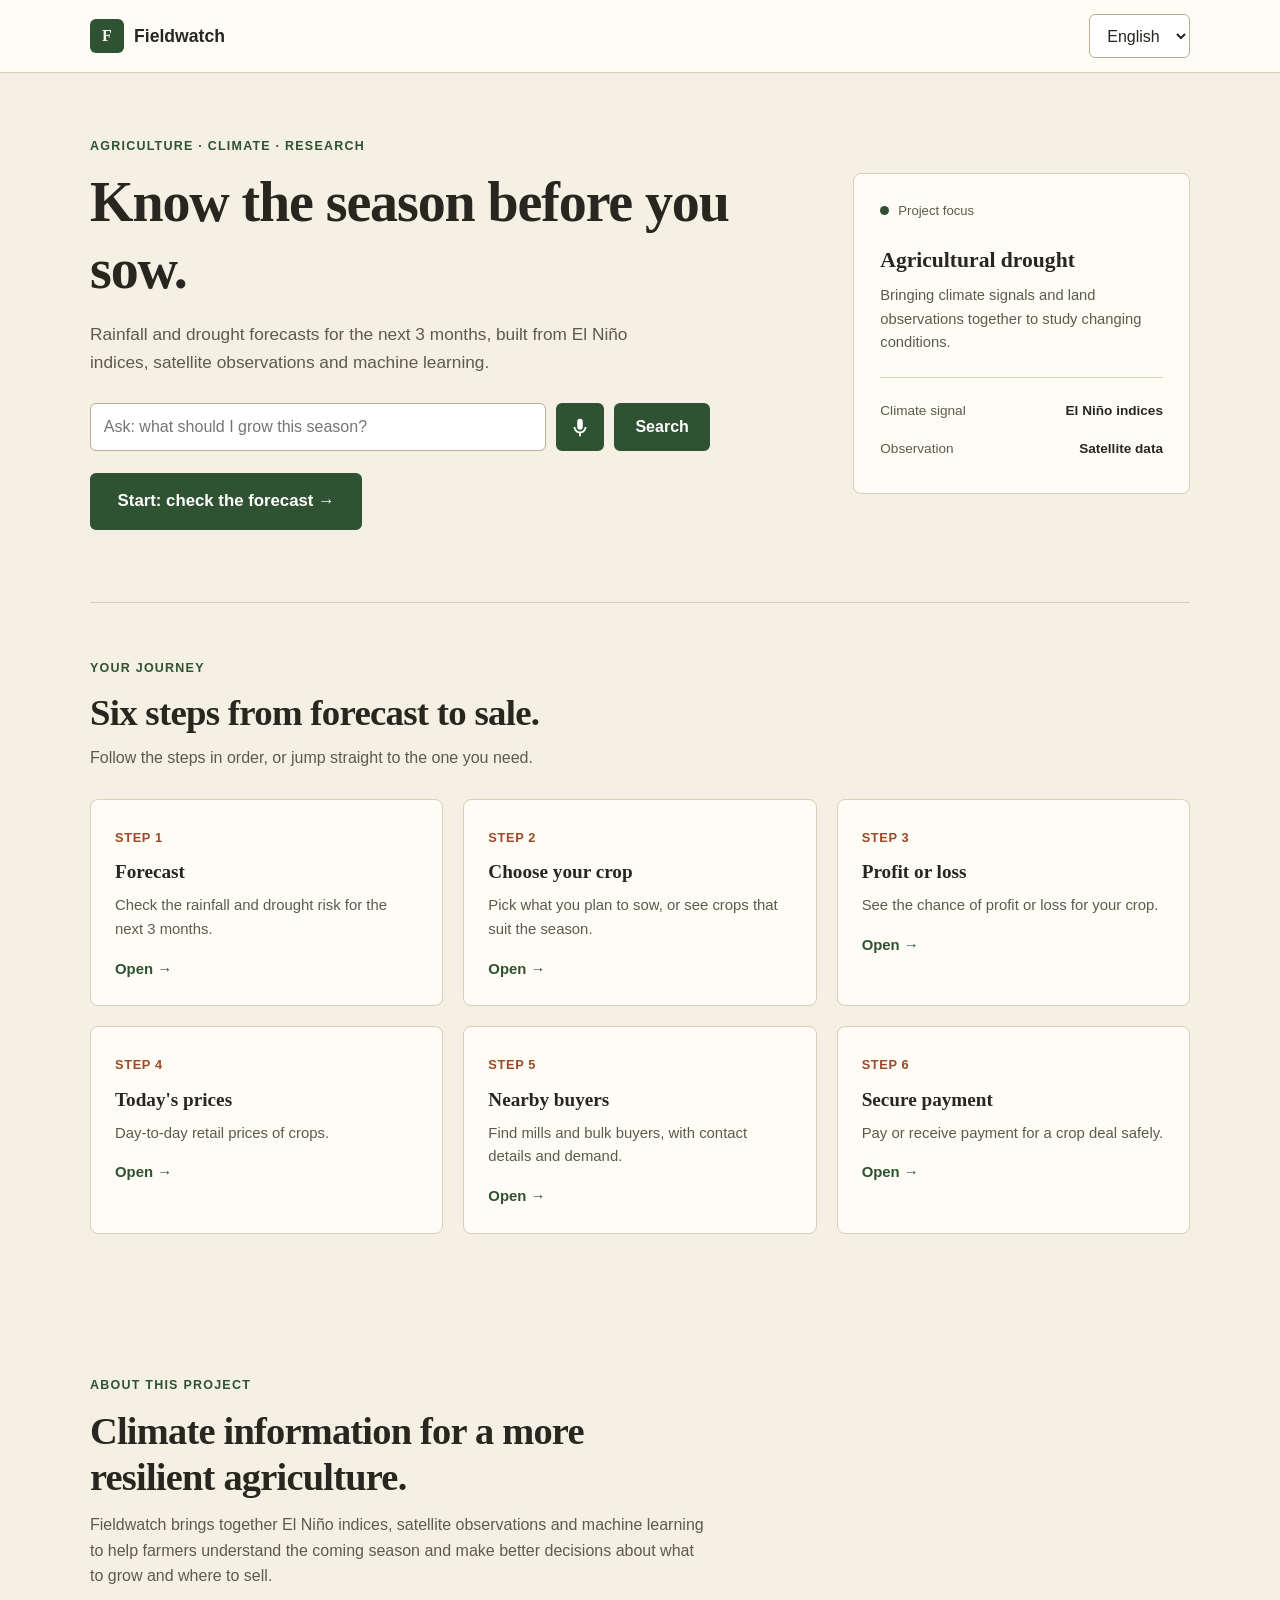
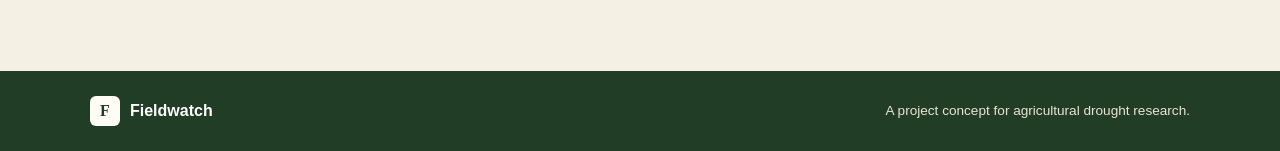
<file: index.html>
<!doctype html>
<html lang="en">
  <head>
    <meta charset="UTF-8" />
    <meta name="viewport" content="width=device-width, initial-scale=1.0" />
    <meta name="description" content="Rainfall and drought forecasts for farmers, using El Niño indices, satellite data and machine learning." />
    <title>Fieldwatch — Agricultural Drought Awareness</title>
    <link rel="stylesheet" href="styles.css" />
    <script src="layout.js" defer></script>
  </head>

  <body>
    <header class="site-header" id="site-header"></header>

    <main>
      <!-- Part 1: hero. The big Start button begins the 6-step journey. -->
      <section class="hero section-wrap" id="home">
        <div class="hero-copy">
          <p class="eyebrow">Agriculture · Climate · Research</p>
          <h1>Know the season before you sow.</h1>
          <p class="hero-description">
            Rainfall and drought forecasts for the next 3 months, built from
            El Niño indices, satellite observations and machine learning.
          </p>

          <!-- FEATURE BUTTONS: voice search + text search (to be connected later) -->
          <div class="search-bar" role="search">
            <label for="search-input" class="visually-hidden-label">Search</label>
            <input class="field search-input" id="search-input" type="text" placeholder="Ask: what should I grow this season?" />
            <button class="btn btn-icon" id="voice-btn" type="button" data-feature="voice-search" aria-label="Search by voice">
              <svg viewBox="0 0 24 24" width="22" height="22" aria-hidden="true">
                <path fill="currentColor" d="M12 15a3 3 0 0 0 3-3V6a3 3 0 0 0-6 0v6a3 3 0 0 0 3 3Zm5-3a5 5 0 0 1-10 0H5a7 7 0 0 0 6 6.92V22h2v-3.08A7 7 0 0 0 19 12h-2Z"/>
              </svg>
            </button>
            <button class="btn" id="search-btn" type="button" data-feature="text-search">Search</button>
          </div>

          <p class="hero-actions">
            <a class="btn btn-large" href="forecast.html">Start: check the forecast →</a>
          </p>
        </div>

        <aside class="season-card" aria-label="Project focus">
          <div class="card-heading">
            <span class="status-dot" aria-hidden="true"></span>
            <span>Project focus</span>
          </div>
          <p class="season-title">Agricultural drought</p>
          <p class="season-copy">
            Bringing climate signals and land observations together to study
            changing conditions.
          </p>
          <div class="card-rule"></div>
          <div class="focus-row"><span>Climate signal</span><strong>El Niño indices</strong></div>
          <div class="focus-row"><span>Observation</span><strong>Satellite data</strong></div>
        </aside>
      </section>

      <!-- Part 2: the 6 steps. Start at step 1, or jump to any step. -->
      <section class="features section-wrap" id="features">
        <p class="eyebrow">Your journey</p>
        <h2>Six steps from forecast to sale.</h2>
        <p class="section-intro">Follow the steps in order, or jump straight to the one you need.</p>

        <div class="feature-grid">
          <a class="feature-card" href="forecast.html">
            <span class="tool-number">STEP 1</span>
            <h3>Forecast</h3>
            <p>Check the rainfall and drought risk for the next 3 months.</p>
            <span class="feature-open">Open →</span>
          </a>
          <a class="feature-card" href="crop.html">
            <span class="tool-number">STEP 2</span>
            <h3>Choose your crop</h3>
            <p>Pick what you plan to sow, or see crops that suit the season.</p>
            <span class="feature-open">Open →</span>
          </a>
          <a class="feature-card" href="profit.html">
            <span class="tool-number">STEP 3</span>
            <h3>Profit or loss</h3>
            <p>See the chance of profit or loss for your crop.</p>
            <span class="feature-open">Open →</span>
          </a>
          <a class="feature-card" href="prices.html">
            <span class="tool-number">STEP 4</span>
            <h3>Today's prices</h3>
            <p>Day-to-day retail prices of crops.</p>
            <span class="feature-open">Open →</span>
          </a>
          <a class="feature-card" href="buyers.html">
            <span class="tool-number">STEP 5</span>
            <h3>Nearby buyers</h3>
            <p>Find mills and bulk buyers, with contact details and demand.</p>
            <span class="feature-open">Open →</span>
          </a>
          <a class="feature-card" href="payment.html">
            <span class="tool-number">STEP 6</span>
            <h3>Secure payment</h3>
            <p>Pay or receive payment for a crop deal safely.</p>
            <span class="feature-open">Open →</span>
          </a>
        </div>
      </section>

      <!-- Part 3: about -->
      <section class="about section-wrap" id="about">
        <p class="eyebrow">About this project</p>
        <h2>Climate information for a more resilient agriculture.</h2>
        <p>
          Fieldwatch brings together El Niño indices, satellite observations and
          machine learning to help farmers understand the coming season and make
          better decisions about what to grow and where to sell.
        </p>
      </section>
    </main>

    <footer class="site-footer" id="site-footer"></footer>
  </body>
</html>
</file>
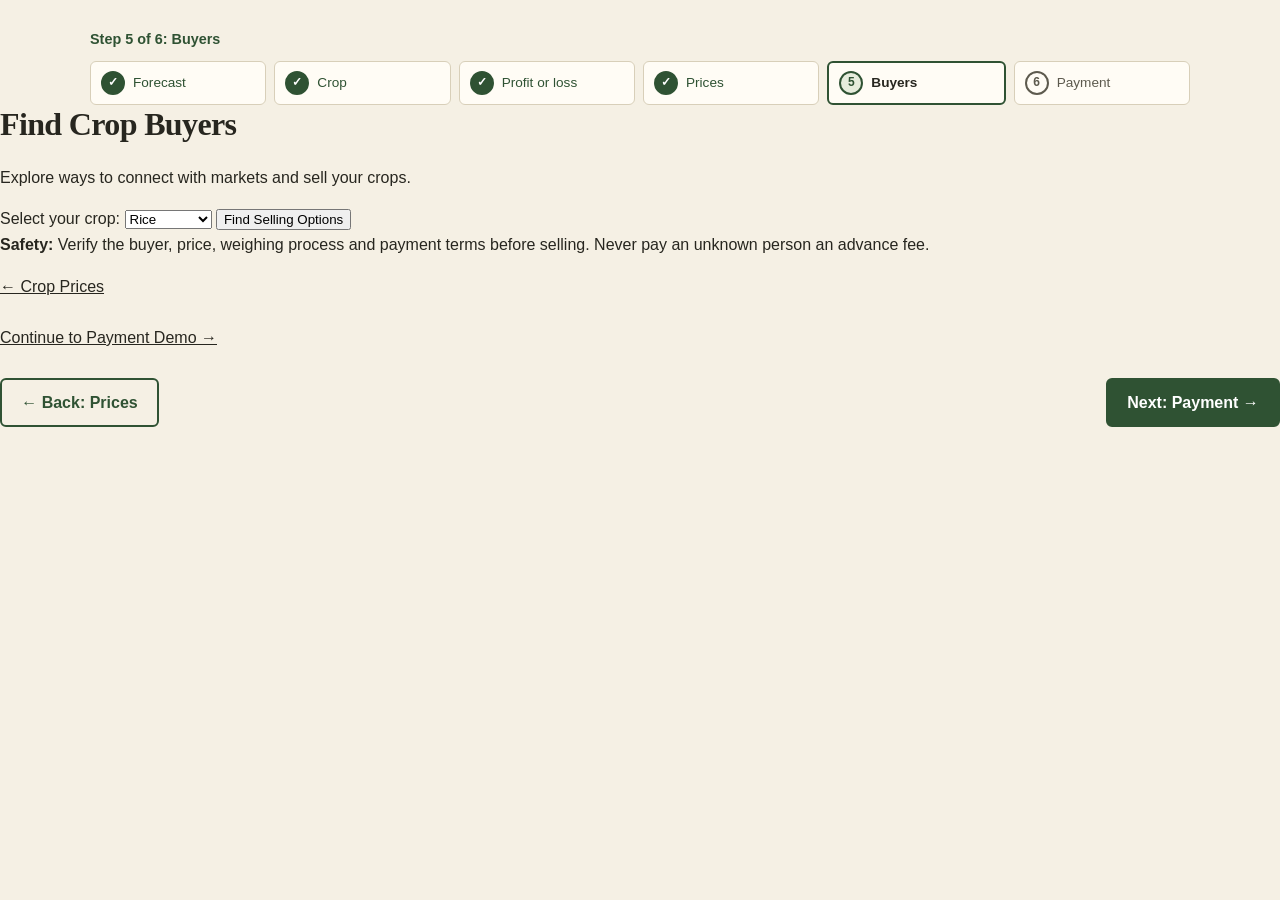
<file: buyers.html>
<!DOCTYPE html>
<html lang="en">
<head>
  <meta charset="UTF-8">
  <meta name="viewport" content="width=device-width, initial-scale=1.0">
  <title>Find Buyers | Fieldwatch</title>
  <link rel="stylesheet" href="styles.css">
</head>
<body>
  <main class="container">
    <h1>Find Crop Buyers</h1>
    <p>Explore ways to connect with markets and sell your crops.</p>

    <label for="buyer-crop">Select your crop:</label>
    <select id="buyer-crop">
      <option value="Rice">Rice</option>
      <option value="Groundnut">Groundnut</option>
      <option value="Millets">Millets</option>
      <option value="Maize">Maize</option>
      <option value="Cotton">Cotton</option>
      <option value="Sugarcane">Sugarcane</option>
      <option value="Pulses">Pulses</option>
    </select>

    <button id="find-buyers">Find Selling Options</button>

    <section id="buyer-results" aria-live="polite"></section>

    <p>
      <strong>Safety:</strong> Verify the buyer, price, weighing process
      and payment terms before selling. Never pay an unknown person
      an advance fee.
    </p>

    <a href="prices.html">← Crop Prices</a>
    <br><br>
    <a href="payment.html">Continue to Payment Demo →</a>
  </main>

  <script src="layout.js"></script>
  <script src="buyers.js"></script>
</body>
</html>
</file>
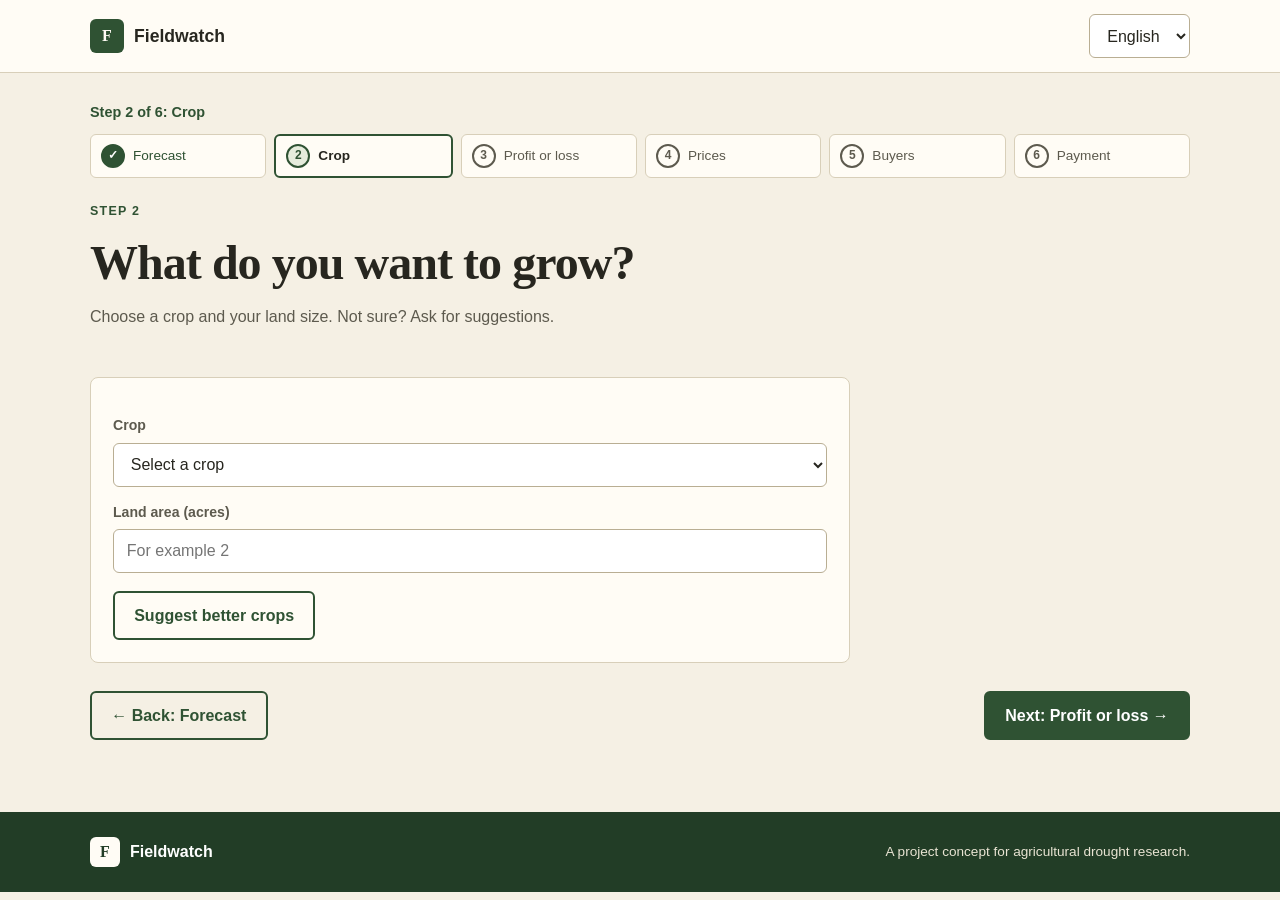
<file: crop.html>
<!doctype html>
<html lang="en">
  <head>
    <meta charset="UTF-8" />
    <meta name="viewport" content="width=device-width, initial-scale=1.0" />
    <title>Step 2: Choose your crop — Fieldwatch</title>
    <link rel="stylesheet" href="styles.css" />
    <script src="layout.js" defer></script>
    <script src="crop.js" defer></script>
  </head>

  <body>
    <header class="site-header" id="site-header"></header>

    <main>
      <section class="page-hero section-wrap">
        <p class="eyebrow">Step 2</p>
        <h1>What do you want to grow?</h1>
        <p class="section-intro">Choose a crop and your land size. Not sure? Ask for suggestions.</p>
      </section>

      <section class="page-body section-wrap">
        <p class="fc-status" id="place-line" hidden></p>

        <div class="panel">
          <label class="field-label" for="crop-select">Crop</label>
          <select class="field" id="crop-select" data-crops data-remember></select>

          <label class="field-label" for="land-area">Land area (acres)</label>
          <input class="field" id="land-area" type="number" min="0" step="0.5" placeholder="For example 2" />

          <div class="button-row">
            <!-- FEATURE BUTTON: crop suggestion (working, see crop.js) -->
            <button class="btn btn-outline" id="suggest-btn" type="button" data-feature="crop-suggestion">Suggest better crops</button>
          </div>

          <p class="fc-status" id="crop-status" role="status" aria-live="polite" hidden></p>
          <div class="result-box" id="suggest-result" hidden></div>
        </div>
      </section>
    </main>

    <footer class="site-footer" id="site-footer"></footer>
  </body>
</html>
</file>
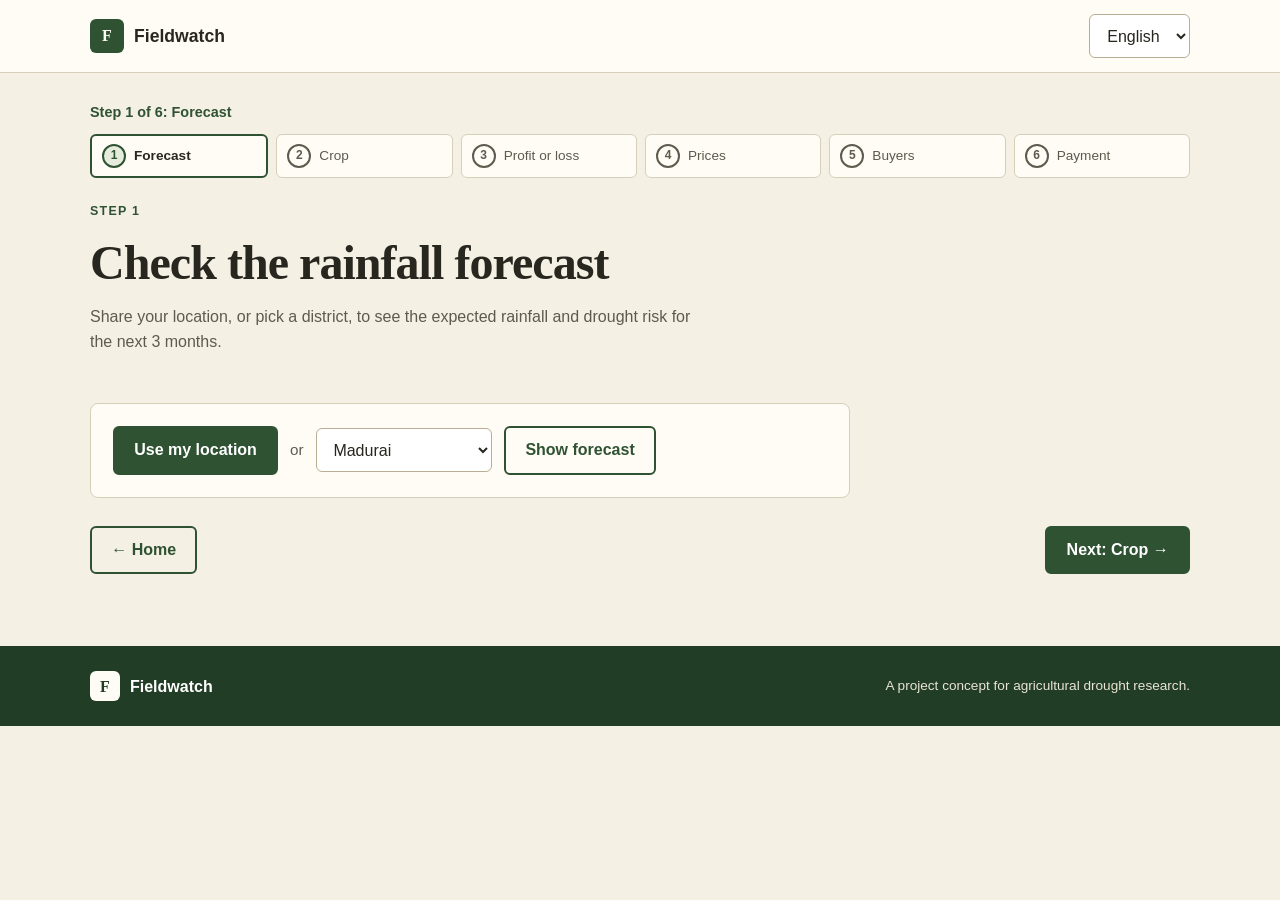
<file: forecast.html>
<!doctype html>
<html lang="en">
  <head>
    <meta charset="UTF-8" />
    <meta name="viewport" content="width=device-width, initial-scale=1.0" />
    <title>Step 1: Forecast — Fieldwatch</title>
    <link rel="stylesheet" href="styles.css" />
    <script src="layout.js" defer></script>
    <script src="forecast.js" defer></script>
  </head>

  <body>
    <header class="site-header" id="site-header"></header>

    <main>
      <section class="page-hero section-wrap">
        <p class="eyebrow">Step 1</p>
        <h1>Check the rainfall forecast</h1>
        <p class="section-intro">
          Share your location, or pick a district, to see the expected rainfall
          and drought risk for the next 3 months.
        </p>
      </section>

      <section class="page-body section-wrap">
        <!-- IMPORTANT: do not rename the ids that start with "fc-", forecast.js looks for them -->
        <div class="panel">
          <div class="fc-actions">
            <!-- FEATURE BUTTON: GPS location (working) -->
            <button class="btn" id="fc-gps" type="button">Use my location</button>
            <span class="fc-or">or</span>
            <label for="fc-district" class="visually-hidden-label">District</label>
            <select class="field" id="fc-district">
              <option>Chennai</option>
              <option selected>Madurai</option>
              <option>Thanjavur</option>
              <option>Coimbatore</option>
              <option>Ramanathapuram</option>
            </select>
            <button class="btn btn-outline" id="fc-district-go" type="button">Show forecast</button>
          </div>

          <p class="fc-status" id="fc-status" role="status" aria-live="polite" hidden></p>

          <div class="fc-result" id="fc-result" hidden>
            <p class="fc-place" id="fc-place"></p>
            <p class="fc-months" id="fc-months"></p>

            <div class="fc-bar-row">
              <div class="fc-bar-label"><span>Expected rain</span><strong id="fc-pred-value"></strong></div>
              <div class="fc-bar-track"><div class="fc-bar fc-bar-pred" id="fc-pred-bar"></div></div>
            </div>
            <div class="fc-bar-row">
              <div class="fc-bar-label"><span>Normal rain</span><strong id="fc-norm-value"></strong></div>
              <div class="fc-bar-track"><div class="fc-bar fc-bar-norm" id="fc-norm-bar"></div></div>
            </div>

            <p class="fc-percent" id="fc-percent"></p>
            <p class="fc-risk" id="fc-risk"></p>
            <p class="fc-basis" id="fc-basis"></p>
            <p class="fc-note" id="fc-note"></p>
          </div>
        </div>
      </section>
    </main>

    <footer class="site-footer" id="site-footer"></footer>
  </body>
</html>
</file>
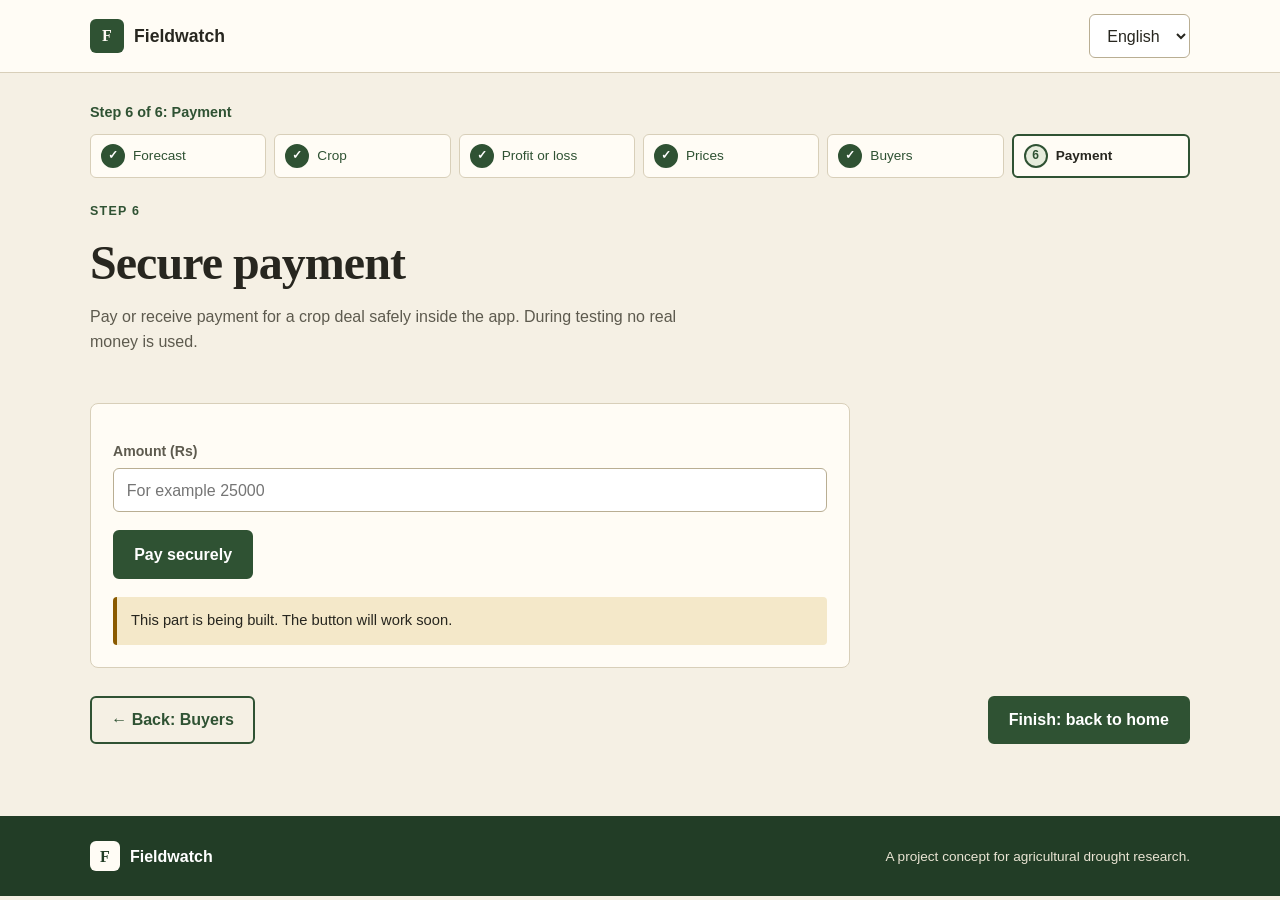
<file: payment.html>
<!doctype html>
<html lang="en">
  <head>
    <meta charset="UTF-8" />
    <meta name="viewport" content="width=device-width, initial-scale=1.0" />
    <title>Step 6: Secure payment — Fieldwatch</title>
    <link rel="stylesheet" href="styles.css" />
    <script src="layout.js" defer></script>
  </head>

  <body>
    <header class="site-header" id="site-header"></header>

    <main>
      <section class="page-hero section-wrap">
        <p class="eyebrow">Step 6</p>
        <h1>Secure payment</h1>
        <p class="section-intro">
          Pay or receive payment for a crop deal safely inside the app.
          During testing no real money is used.
        </p>
      </section>

      <section class="page-body section-wrap">
        <div class="panel">
          <label class="field-label" for="pay-amount">Amount (Rs)</label>
          <input class="field" id="pay-amount" type="number" min="0" placeholder="For example 25000" />

          <div class="button-row">
            <!-- FEATURE BUTTON: payment gateway (to be connected later) -->
            <button class="btn" id="pay-btn" type="button" data-feature="payment">Pay securely</button>
          </div>

          <div class="result-box" id="pay-result" hidden></div>
          <p class="soon-note">This part is being built. The button will work soon.</p>
        </div>
      </section>
    </main>

    <footer class="site-footer" id="site-footer"></footer>
  </body>
</html>
</file>
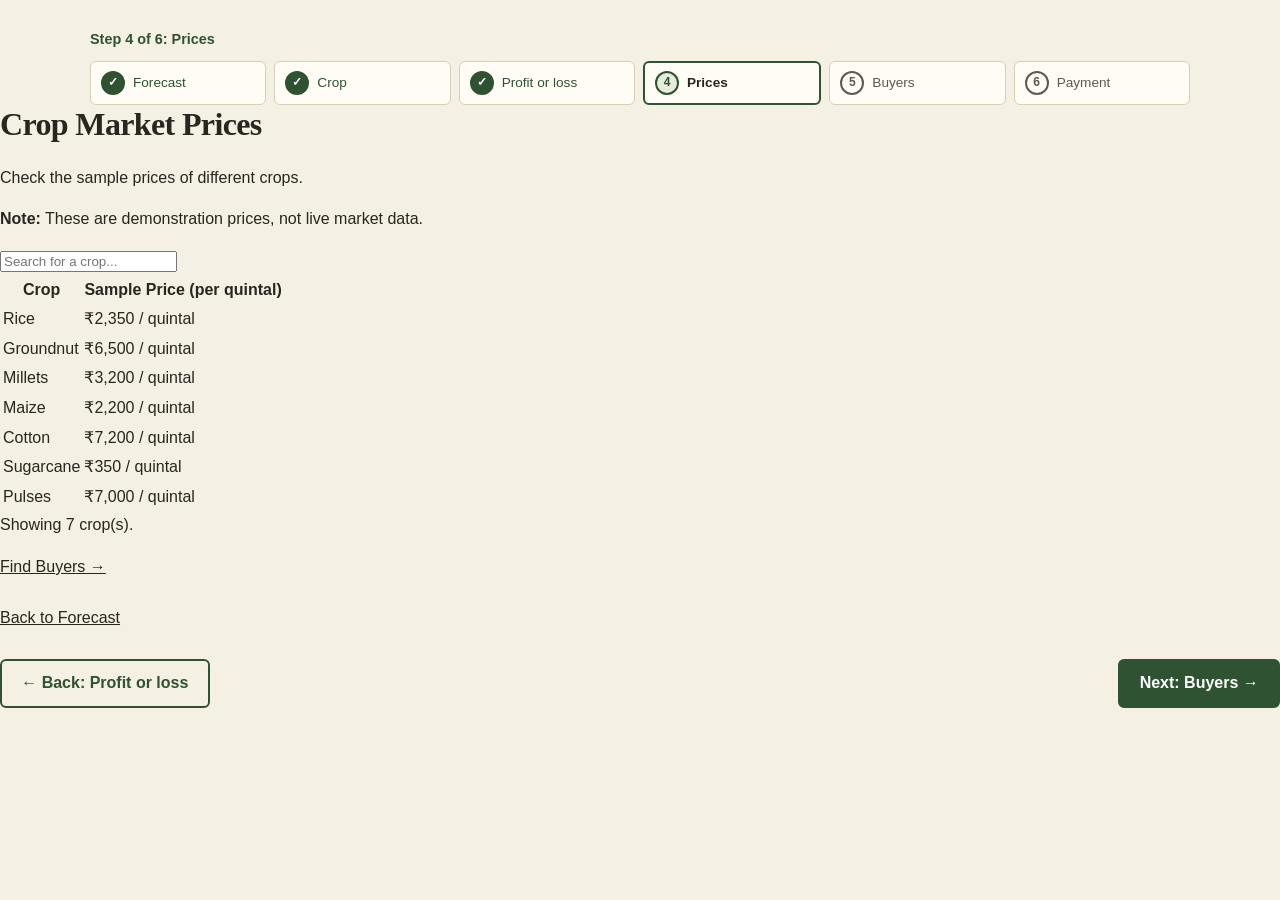
<file: prices.html>
<!DOCTYPE html>
<html lang="en">
<head>
  <meta charset="UTF-8">
  <meta name="viewport" content="width=device-width, initial-scale=1.0">
  <title>Crop Prices | Fieldwatch</title>
  <link rel="stylesheet" href="styles.css">
</head>
<body>

  <main class="container">
    <h1>Crop Market Prices</h1>
    <p>Check the sample prices of different crops.</p>
    <p><strong>Note:</strong> These are demonstration prices, not live market data.</p>

    <input
      type="text"
      id="crop-search"
      placeholder="Search for a crop..."
    >

    <table>
      <thead>
        <tr>
          <th>Crop</th>
          <th>Sample Price (per quintal)</th>
        </tr>
      </thead>
      <tbody id="prices-list">
        <!-- JavaScript adds crop prices here -->
      </tbody>
    </table>

    <p id="price-status"></p>
    <a href="buyers.html">Find Buyers →</a>
    <br><br>
    <a href="forecast.html">Back to Forecast</a>
  </main>

  <script src="layout.js"></script>
  <script src="prices.js"></script>
</body>
</html>
</file>
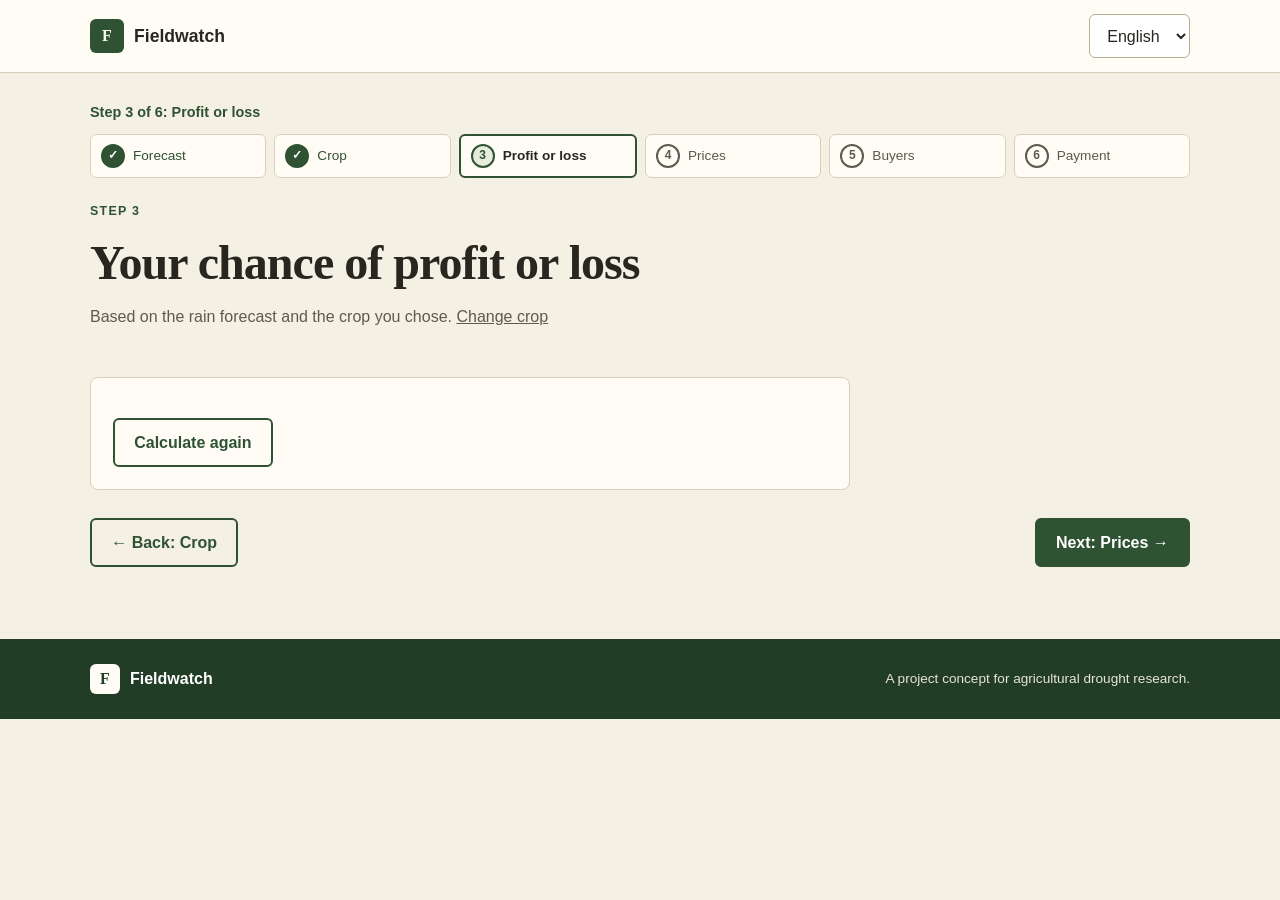
<file: profit.html>
<!doctype html>
<html lang="en">
  <head>
    <meta charset="UTF-8" />
    <meta name="viewport" content="width=device-width, initial-scale=1.0" />
    <title>Step 3: Profit or loss — Fieldwatch</title>
    <link rel="stylesheet" href="styles.css" />
    <script src="layout.js" defer></script>
    <script src="profit.js" defer></script>
  </head>

  <body>
    <header class="site-header" id="site-header"></header>

    <main>
      <section class="page-hero section-wrap">
        <p class="eyebrow">Step 3</p>
        <h1>Your chance of profit or loss</h1>
        <p class="section-intro">
          Based on the rain forecast and the crop you chose.
          <a href="crop.html">Change crop</a>
        </p>
      </section>

      <section class="page-body section-wrap">
        <div class="panel">
          <p class="summary-line" id="summary-line"></p>
          <p class="fc-status" id="profit-status" role="status" aria-live="polite" hidden></p>
          <div class="result-box" id="profit-result" hidden></div>

          <div class="button-row">
            <!-- FEATURE BUTTON: profit/loss (working, see profit.js) -->
            <button class="btn btn-outline" id="profit-btn" type="button" data-feature="profit-loss">Calculate again</button>
          </div>
        </div>
      </section>
    </main>

    <footer class="site-footer" id="site-footer"></footer>
  </body>
</html>
</file>
<file: styles.css>
/* ==================================================================
   Fieldwatch - styles.css
   How this file is organised (read it top to bottom):
     1. Colours and basic settings
     2. Header
     3. Hero (heading + search bar)
     4. Buttons and form fields (used everywhere)
     5. Forecast section
     6. Farmer tools section
     7. Project sections (overview, steps, about)
     8. Footer
     9. Small screens (phones)
     10. Profit results (at the very bottom, called 6b)
   ================================================================== */


/* ---------- 1. COLOURS AND BASIC SETTINGS ----------
   All colours are stored here as variables. To change the look of the
   whole site, change a value here and it updates everywhere. */
:root {
  color-scheme: light;

  --paper: #f5f0e4;        /* page background: warm cream, like paper */
  --card: #fffcf5;         /* cards and header */
  --ink: #27261f;          /* main text: soft black-brown */
  --muted: #5d5a4e;        /* secondary text */
  --line: #d8cfb9;         /* thin borders */

  --green: #2f5233;        /* main colour: field green */
  --green-dark: #223d26;   /* hover, footer */
  --green-pale: #e6ecdc;   /* light green background */

  --clay: #9b4a2a;         /* warning colour: dry earth */
  --ochre: #8a5a00;        /* caution colour */
  --slate: #3f5663;        /* "wetter than normal" colour */

  --content-width: 1100px;
}

* {
  box-sizing: border-box;
}

html {
  scroll-behavior: smooth;
}

body {
  margin: 0;
  background: var(--paper);
  color: var(--ink);
  font-family: "Segoe UI", Arial, sans-serif;
  line-height: 1.6;
}

a {
  color: inherit;
}

h1,
h2,
h3,
p {
  margin-top: 0;
}

/* Big headings use a serif font so the site feels calm and printed */
h1,
h2 {
  font-family: Georgia, "Times New Roman", serif;
  font-weight: 600;
  letter-spacing: -0.02em;
  line-height: 1.2;
}

/* A centred column that keeps content from stretching too wide */
.section-wrap,
.header-inner {
  width: min(var(--content-width), calc(100% - 48px));
  margin: 0 auto;
}

.eyebrow {
  margin: 0 0 12px;
  color: var(--green);
  font-size: 0.78rem;
  font-weight: 700;
  letter-spacing: 0.1em;
  text-transform: uppercase;
}

.section-intro {
  max-width: 620px;
  color: var(--muted);
}

/* Text that screen readers read but eyes do not see */
.visually-hidden-label {
  position: absolute;
  width: 1px;
  height: 1px;
  overflow: hidden;
  clip: rect(0 0 0 0);
  white-space: nowrap;
}


/* ---------- 2. HEADER ---------- */
.site-header {
  position: relative;
  background: var(--card);
  border-bottom: 1px solid var(--line);
}

.header-inner {
  min-height: 72px;
  display: flex;
  align-items: center;
  justify-content: space-between;
  gap: 24px;
}

.brand {
  display: inline-flex;
  align-items: center;
  gap: 10px;
  color: var(--ink);
  font-size: 1.1rem;
  font-weight: 700;
  text-decoration: none;
}

.brand-mark {
  width: 34px;
  height: 34px;
  display: grid;
  place-items: center;
  border-radius: 6px;
  background: var(--green);
  color: var(--card);
  font-family: Georgia, serif;
  font-size: 1rem;
}

.site-navigation {
  display: flex;
  align-items: center;
  gap: 28px;
  margin-left: auto;
}

.site-navigation a {
  color: var(--muted);
  font-size: 0.95rem;
  text-decoration: none;
}

.site-navigation a:hover,
.site-navigation a:focus-visible {
  color: var(--green);
  text-decoration: underline;
  text-underline-offset: 6px;
}

/* Language chooser + menu button sit together on the right */
.header-tools {
  display: flex;
  align-items: center;
  gap: 10px;
}

.language-select {
  min-height: 40px;
  padding: 0.3rem 0.6rem;
}

/* The menu button is only visible on phones (see section 9) */
.menu-toggle {
  display: none;
}


/* ---------- 3. HERO ---------- */
.hero {
  min-height: 480px;
  display: grid;
  grid-template-columns: minmax(0, 1.35fr) minmax(260px, 0.65fr);
  align-items: center;
  gap: 64px;
  padding-top: 64px;
  padding-bottom: 72px;
}

.hero h1 {
  max-width: 660px;
  margin-bottom: 18px;
  font-size: clamp(2.2rem, 5vw, 3.5rem);
}

.hero-description {
  max-width: 560px;
  margin-bottom: 26px;
  color: var(--muted);
  font-size: 1.08rem;
}

.text-link {
  display: inline-flex;
  align-items: center;
  gap: 9px;
  margin-top: 18px;
  color: var(--green);
  font-weight: 700;
  text-decoration: none;
}

.text-link:hover {
  color: var(--green-dark);
  text-decoration: underline;
  text-underline-offset: 5px;
}

/* Voice + text search bar */
.search-bar {
  display: flex;
  gap: 10px;
  max-width: 620px;
}

.search-input {
  flex: 1;
  min-width: 0;          /* lets the box shrink on small phones */
}

/* The card on the right side of the hero */
.season-card {
  padding: 26px;
  border: 1px solid var(--line);
  border-radius: 8px;
  background: var(--card);
}

.card-heading {
  display: flex;
  align-items: center;
  gap: 9px;
  color: var(--muted);
  font-size: 0.82rem;
}

.status-dot {
  width: 9px;
  height: 9px;
  border-radius: 50%;
  background: var(--green);
}

.season-title {
  margin: 22px 0 7px;
  font-family: Georgia, serif;
  font-size: 1.35rem;
  font-weight: 600;
}

.season-copy {
  margin-bottom: 22px;
  color: var(--muted);
  font-size: 0.92rem;
}

.card-rule {
  height: 1px;
  margin-bottom: 14px;
  background: var(--line);
}

.focus-row {
  display: flex;
  justify-content: space-between;
  gap: 14px;
  padding: 8px 0;
  color: var(--muted);
  font-size: 0.85rem;
}

.focus-row strong {
  color: var(--ink);
  font-weight: 600;
  text-align: right;
}


/* ---------- 4. BUTTONS AND FORM FIELDS ----------
   Every button and input in the site uses these shared styles. */

/* Main button: solid green */
.btn {
  min-height: 44px;                /* big enough to tap on a phone */
  padding: 0.6rem 1.2rem;
  border: 2px solid var(--green);
  border-radius: 6px;
  background: var(--green);
  color: #fff;
  font: inherit;
  font-weight: 600;
  cursor: pointer;
}

.btn:hover {
  background: var(--green-dark);
  border-color: var(--green-dark);
}

.btn:focus-visible,
.field:focus-visible {
  outline: 3px solid var(--ochre);
  outline-offset: 2px;
}

.btn:disabled {
  opacity: 0.6;
  cursor: wait;
}

/* Second button style: green outline only */
.btn-outline {
  background: transparent;
  color: var(--green);
}

.btn-outline:hover {
  background: var(--green-pale);
  color: var(--green-dark);
}

/* Square button that holds only an icon (the microphone) */
.btn-icon {
  width: 48px;
  padding: 0;
  display: grid;
  place-items: center;
}

/* Text boxes and drop-down lists */
.field {
  width: 100%;
  min-height: 44px;
  padding: 0.5rem 0.8rem;
  border: 1px solid #b9ae93;
  border-radius: 6px;
  background: #fff;
  color: var(--ink);
  font: inherit;
}

.field-label {
  display: block;
  margin: 14px 0 6px;
  color: var(--muted);
  font-size: 0.88rem;
  font-weight: 600;
}

.button-row {
  display: flex;
  flex-wrap: wrap;
  gap: 10px;
  margin-top: 18px;
}


/* ---------- 5. FORECAST SECTION ---------- */
.forecast {
  padding-top: 56px;
  padding-bottom: 56px;
  border-top: 1px solid var(--line);
}

.forecast h2,
.tools h2 {
  margin-bottom: 10px;
  font-size: clamp(1.6rem, 3.2vw, 2.3rem);
}

/* White box that holds the buttons and the result */
.panel {
  max-width: 760px;
  margin-top: 24px;
  padding: 22px;
  border: 1px solid var(--line);
  border-radius: 8px;
  background: var(--card);
}

.fc-actions {
  display: flex;
  flex-wrap: wrap;
  align-items: center;
  gap: 12px;
}

.fc-actions .field {
  width: auto;
  min-width: 170px;
}

.fc-or {
  color: var(--muted);
  font-size: 0.95rem;
}

/* Message shown while loading or when something goes wrong */
.fc-status {
  margin: 16px 0 0;
  padding: 12px 14px;
  border-left: 4px solid var(--green);
  border-radius: 4px;
  background: var(--green-pale);
}

.fc-status.fc-error {
  border-left-color: var(--clay);
  background: #f6e3da;
}

.fc-result {
  margin-top: 22px;
  padding-top: 20px;
  border-top: 1px solid var(--line);
}

.fc-place {
  margin: 0;
  font-family: Georgia, serif;
  font-size: 1.5rem;
  font-weight: 600;
}

.fc-months {
  margin: 2px 0 18px;
  color: var(--muted);
}

/* The two bars: expected rain vs normal rain */
.fc-bar-row {
  margin-bottom: 14px;
}

.fc-bar-label {
  display: flex;
  justify-content: space-between;
  margin-bottom: 4px;
  font-size: 0.95rem;
}

.fc-bar-track {
  height: 14px;
  border-radius: 7px;
  background: #e5dcc6;
  overflow: hidden;
}

.fc-bar {
  height: 100%;
  border-radius: 7px;
  transition: width 0.5s ease;
}

.fc-bar-pred { background: var(--green); }
.fc-bar-norm { background: #9a927c; }

.fc-percent {
  margin: 8px 0;
  font-size: 1.1rem;
  font-weight: 600;
}

/* The drought risk label. The colour changes with the risk level. */
.fc-risk {
  display: inline-block;
  margin: 4px 0 12px;
  padding: 8px 14px;
  border: 2px solid currentColor;
  border-radius: 6px;
  font-weight: 700;
}

.fc-risk-high     { color: var(--clay);  background: #f6e3da; }
.fc-risk-moderate { color: var(--ochre); background: #f4e8c9; }
.fc-risk-normal   { color: var(--green); background: var(--green-pale); }
.fc-risk-wet      { color: var(--slate); background: #dfe7ea; }
.fc-risk-unknown  { color: var(--ink); }

.fc-basis,
.fc-note {
  margin: 4px 0;
  color: var(--muted);
  font-size: 0.9rem;
}


/* ---------- 6. FARMER TOOLS SECTION ---------- */
.tools {
  padding-top: 56px;
  padding-bottom: 72px;
  border-top: 1px solid var(--line);
}

.tool-grid {
  display: grid;
  grid-template-columns: repeat(2, 1fr);
  gap: 20px;
  margin-top: 28px;
}

.tool-card {
  padding: 24px;
  border: 1px solid var(--line);
  border-radius: 8px;
  background: var(--card);
}

.tool-number {
  color: var(--clay);
  font-size: 0.8rem;
  font-weight: 700;
  letter-spacing: 0.05em;
}

.tool-card h3 {
  margin: 8px 0 6px;
  font-family: Georgia, serif;
  font-size: 1.2rem;
}

.tool-card p {
  margin-bottom: 4px;
  color: var(--muted);
  font-size: 0.93rem;
}


/* ---------- 7. PROJECT SECTIONS (overview, steps, about) ---------- */
.overview 
{
  padding-top: 72px;
  padding-bottom: 80px;
  border-top: 1px solid var(--line);
}

.section-heading {
  max-width: 660px;
  margin-bottom: 36px;
}

.section-heading h2,
.approach h2,
.about h2 {
  margin-bottom: 12px;
  font-size: clamp(1.7rem, 3.4vw, 2.4rem);
}

.section-heading > p:last-child,
.about > p:last-child {
  max-width: 620px;
  margin-bottom: 0;
  color: var(--muted);
}

.topic-grid {
  display: grid;
  grid-template-columns: repeat(3, 1fr);
  gap: 18px;
}

.topic-card {
  min-height: 200px;
  padding: 22px;
  border: 1px solid var(--line);
  border-radius: 8px;
  background: var(--card);
}

.topic-number {
  color: var(--clay);
  font-size: 0.8rem;
  font-weight: 700;
}

.topic-card h3 {
  margin: 14px 0 8px;
  font-size: 1.1rem;
}

.topic-card p {
  margin-bottom: 0;
  color: var(--muted);
  font-size: 0.92rem;
}

.approach {
  padding: 70px 0;
  background: var(--green-pale);
}

.approach-inner {
  display: grid;
  grid-template-columns: 0.8fr 1.2fr;
  gap: 70px;
}

.approach h2 {
  max-width: 360px;
  margin-bottom: 0;
}

.steps {
  display: grid;
  gap: 22px;
  margin: 0;
  padding: 0;
  list-style: none;
}

.steps li {
  display: flex;
  gap: 16px;
}

.step-number {
  width: 32px;
  height: 32px;
  flex: 0 0 32px;
  display: grid;
  place-items: center;
  border: 2px solid var(--green);
  border-radius: 50%;
  color: var(--green);
  font-size: 0.85rem;
  font-weight: 700;
}

.steps h3 {
  margin: 2px 0 3px;
  font-size: 1rem;
}

.steps p {
  margin-bottom: 0;
  color: var(--muted);
  font-size: 0.92rem;
}

.about {
  padding-top: 78px;
  padding-bottom: 82px;
}

.about h2 {
  max-width: 620px;
}


/* ---------- 8. FOOTER ---------- */
.site-footer {
  background: var(--green-dark);
  color: #e9e4d3;
}

.footer-inner {
  min-height: 80px;
  display: flex;
  align-items: center;
  justify-content: space-between;
  gap: 20px;
}

.footer-brand {
  color: #fff;
  font-size: 1rem;
}

.footer-brand .brand-mark {
  width: 30px;
  height: 30px;
  background: var(--card);
  color: var(--green-dark);
}

.footer-inner p {
  margin: 0;
  font-size: 0.85rem;
}


/* ---------- 9. SMALL SCREENS ----------
   Rules inside @media only apply when the screen is narrow (phones). */
@media (max-width: 860px) {
  .tool-grid {
    grid-template-columns: 1fr;
  }
}

@media (max-width: 720px) {
  .section-wrap,
  .header-inner {
    width: min(var(--content-width), calc(100% - 36px));
  }

  .hero {
    grid-template-columns: 1fr;
    gap: 34px;
    padding-top: 44px;
    padding-bottom: 52px;
  }

  .season-card {
    max-width: 460px;
  }

  .topic-grid {
    grid-template-columns: 1fr;
    gap: 12px;
  }

  .topic-card {
    min-height: 0;
  }

  .approach-inner {
    grid-template-columns: 1fr;
    gap: 32px;
  }

  /* Show the Menu button and hide the links until it is pressed */
  .menu-toggle {
    display: inline-flex;
    align-items: center;
    min-height: 40px;
    padding: 6px 12px;
    border: 1px solid var(--line);
    border-radius: 6px;
    background: var(--card);
    color: var(--ink);
    font: inherit;
    font-size: 0.9rem;
  }

  .site-navigation {
    position: absolute;
    z-index: 5;
    top: 100%;
    right: 0;
    left: 0;
    display: none;
    flex-direction: column;
    align-items: stretch;
    gap: 0;
    padding: 6px 18px 10px;
    border-bottom: 1px solid var(--line);
    background: var(--card);
  }

  .site-navigation.is-open {
    display: flex;
  }

  .site-navigation a {
    padding: 12px 0;
    border-top: 1px solid var(--line);
  }

  .site-navigation a:first-child {
    border-top: 0;
  }

  .panel,
  .tool-card {
    padding: 18px;
  }

  .fc-actions {
    flex-direction: column;
    align-items: stretch;
  }

  .fc-actions .field {
    width: 100%;
  }

  .fc-or {
    text-align: center;
  }
}

@media (max-width: 480px) {
  .search-bar {
    flex-wrap: wrap;
  }

  .search-input {
    flex-basis: 100%;
  }

  .footer-inner {
    align-items: flex-start;
    flex-direction: column;
    justify-content: center;
    padding-top: 16px;
    padding-bottom: 16px;
  }
}


/* ---------- 6b. PROFIT RESULTS (inside the "Your crop" card) ---------- */
.result-box {
  margin-top: 18px;
  padding: 16px;
  border: 1px solid var(--line);
  border-radius: 6px;
  background: var(--paper);
}

.result-box h4 {
  margin: 0 0 10px;
  font-family: Georgia, serif;
  font-size: 1.05rem;
}

/* The big "chance of profit" line. Colour AND words show the level. */
.pr-chance {
  display: inline-block;
  margin: 0 0 10px;
  padding: 6px 12px;
  border: 2px solid currentColor;
  border-radius: 6px;
  font-weight: 700;
}

.result-box .pr-good  { color: var(--green); background: var(--green-pale); }
.result-box .pr-mixed { color: var(--ochre); background: #f4e8c9; }
.result-box .pr-poor  { color: var(--clay);  background: #f6e3da; }

.pr-table {
  width: 100%;
  margin: 8px 0;
  border-collapse: collapse;
  font-size: 0.92rem;
}

.pr-table th,
.pr-table td {
  padding: 6px 0;
  border-bottom: 1px solid var(--line);
  text-align: left;
}

.pr-table td {
  text-align: right;
  font-weight: 600;
}

.pr-list {
  margin: 0 0 10px;
  padding-left: 20px;
}

.pr-list li {
  margin-bottom: 8px;
}

.pr-note {
  margin: 6px 0 0;
  color: var(--muted);
  font-size: 0.85rem;
}

/* ==================================================================
   10. MULTI-PAGE LAYOUT (menu highlight, page headings, feature cards)
   ================================================================== */

/* The menu link of the page you are on */
.site-navigation a[aria-current="page"] {
  color: var(--green);
  font-weight: 700;
  text-decoration: underline;
  text-underline-offset: 6px;
}

/* With 6 menu links, bring them a little closer on wide screens */
@media (min-width: 721px) {
  .site-navigation {
    gap: 22px;
  }
}

/* The heading area at the top of every feature page */
.page-hero {
  padding-top: 44px;
  padding-bottom: 8px;
}

.page-hero h1 {
  margin-bottom: 12px;
  font-size: clamp(2rem, 4.5vw, 3rem);
}

.back-link {
  display: inline-block;
  margin-bottom: 18px;
  color: var(--green);
  font-size: 0.92rem;
  font-weight: 600;
  text-decoration: none;
}

.back-link:hover {
  text-decoration: underline;
  text-underline-offset: 4px;
}

.page-body {
  padding-bottom: 72px;
}

.step-title {
  margin: 28px 0 0;
  font-family: Georgia, serif;
  font-size: 1.25rem;
}

.step-title + .panel {
  margin-top: 12px;
}

/* "Your location" box on the Crops and Buyers pages */
.loc-current {
  margin: 0 0 12px;
  font-weight: 600;
}

/* A note that a feature is not finished yet */
.soon-note {
  margin: 18px 0 0;
  padding: 12px 14px;
  border-left: 4px solid var(--ochre);
  border-radius: 4px;
  background: #f4e8c9;
  font-size: 0.92rem;
}

/* The "Next step" link at the bottom of each page */
.next-step {
  margin: 24px 0 0;
  color: var(--muted);
}

.next-step a {
  color: var(--green);
  font-weight: 700;
}

/* The feature cards on the home page. Each card is a link to its own page. */
.features {
  padding-top: 56px;
  padding-bottom: 64px;
  border-top: 1px solid var(--line);
}

.features h2 {
  margin-bottom: 10px;
  font-size: clamp(1.6rem, 3.2vw, 2.3rem);
}

.feature-grid {
  display: grid;
  grid-template-columns: repeat(3, 1fr);
  gap: 20px;
  margin-top: 28px;
}

.feature-card {
  display: block;
  padding: 24px;
  border: 1px solid var(--line);
  border-radius: 8px;
  background: var(--card);
  color: inherit;
  text-decoration: none;
  transition: border-color 150ms ease, transform 150ms ease;
}

.feature-card:hover,
.feature-card:focus-visible {
  border-color: var(--green);
  transform: translateY(-2px);
}

.feature-card h3 {
  margin: 8px 0 6px;
  font-family: Georgia, serif;
  font-size: 1.2rem;
}

.feature-card p {
  margin-bottom: 14px;
  color: var(--muted);
  font-size: 0.93rem;
}

.feature-open {
  color: var(--green);
  font-weight: 700;
  font-size: 0.93rem;
}

@media (max-width: 860px) {
  .feature-grid {
    grid-template-columns: repeat(2, 1fr);
  }
}

@media (max-width: 560px) {
  .feature-grid {
    grid-template-columns: 1fr;
  }
}

/* ==================================================================
   11. THE 6-STEP JOURNEY (progress bar, Back/Next buttons, step cards)
   ================================================================== */

/* The heading area at the top of every step page */
.page-hero {
  padding-top: 24px;
  padding-bottom: 8px;
}

.page-hero h1 {
  margin-bottom: 12px;
  font-size: clamp(2rem, 4.5vw, 3rem);
}

.page-body {
  padding-bottom: 72px;
}

/* Progress bar: "Step 3 of 6" and six boxes */
.progress {
  width: min(var(--content-width), calc(100% - 48px));
  margin: 0 auto;
  padding-top: 28px;
}

.progress-text {
  margin: 0 0 10px;
  color: var(--green);
  font-size: 0.9rem;
  font-weight: 700;
}

.progress-list {
  display: flex;
  gap: 8px;
  margin: 0;
  padding: 0;
  list-style: none;
}

.progress-list li {
  flex: 1;
  display: flex;
  align-items: center;
  gap: 8px;
  padding: 8px 10px;
  border: 1px solid var(--line);
  border-radius: 6px;
  background: var(--card);
  color: var(--muted);
  font-size: 0.85rem;
}

.progress-num {
  width: 24px;
  height: 24px;
  flex: 0 0 24px;
  display: grid;
  place-items: center;
  border: 2px solid currentColor;
  border-radius: 50%;
  font-size: 0.75rem;
  font-weight: 700;
}

/* A finished step: solid green circle with a tick */
.progress-list li.done {
  color: var(--green);
}

.progress-list li.done .progress-num {
  background: var(--green);
  border-color: var(--green);
  color: #fff;
}

/* The step you are on */
.progress-list li.current {
  border: 2px solid var(--green);
  color: var(--ink);
  font-weight: 700;
}

.progress-list li.current .progress-num {
  background: var(--green-pale);
  color: var(--green);
}

/* Back and Next buttons at the bottom of a step */
.step-nav {
  display: flex;
  justify-content: space-between;
  gap: 12px;
  margin-top: 28px;
}

.step-nav .btn {
  display: inline-flex;
  align-items: center;
  text-decoration: none;
}

/* Home page: big Start button and the six step cards */
.hero-actions {
  margin: 22px 0 0;
}

.btn-large {
  display: inline-flex;
  align-items: center;
  min-height: 52px;
  padding: 0.8rem 1.6rem;
  font-size: 1.05rem;
  text-decoration: none;
}

.features {
  padding-top: 56px;
  padding-bottom: 64px;
  border-top: 1px solid var(--line);
}

.features h2 {
  margin-bottom: 10px;
  font-size: clamp(1.6rem, 3.2vw, 2.3rem);
}

.feature-grid {
  display: grid;
  grid-template-columns: repeat(3, 1fr);
  gap: 20px;
  margin-top: 28px;
}

.feature-card {
  display: block;
  padding: 24px;
  border: 1px solid var(--line);
  border-radius: 8px;
  background: var(--card);
  color: inherit;
  text-decoration: none;
  transition: border-color 150ms ease, transform 150ms ease;
}

.feature-card:hover,
.feature-card:focus-visible {
  border-color: var(--green);
  transform: translateY(-2px);
}

.feature-card h3 {
  margin: 8px 0 6px;
  font-family: Georgia, serif;
  font-size: 1.2rem;
}

.feature-card p {
  margin-bottom: 14px;
  color: var(--muted);
  font-size: 0.93rem;
}

.feature-open {
  color: var(--green);
  font-weight: 700;
  font-size: 0.93rem;
}

/* Small pieces used inside the steps */
.summary-line {
  margin: 0 0 12px;
  font-weight: 700;
}

.fc-status a {
  color: var(--green);
  font-weight: 700;
}

.btn-small {
  min-height: 34px;
  padding: 0.25rem 0.8rem;
  font-size: 0.85rem;
}

.soon-note {
  margin: 18px 0 0;
  padding: 12px 14px;
  border-left: 4px solid var(--ochre);
  border-radius: 4px;
  background: #f4e8c9;
  font-size: 0.92rem;
}

/* Tablets and phones */
@media (max-width: 860px) {
  .feature-grid {
    grid-template-columns: repeat(2, 1fr);
  }
}

@media (max-width: 720px) {
  .progress {
    width: min(var(--content-width), calc(100% - 36px));
  }

  /* On phones only the current step shows its name */
  .progress-label {
    display: none;
  }

  .progress-list li {
    justify-content: center;
    padding: 6px;
  }

  .progress-list li.current {
    flex: 3;
  }

  .progress-list li.current .progress-label {
    display: inline;
  }
}

@media (max-width: 560px) {
  .feature-grid {
    grid-template-columns: 1fr;
  }

  .step-nav {
    flex-direction: column-reverse;
  }

  .step-nav .btn {
    justify-content: center;
  }
}
</file>
